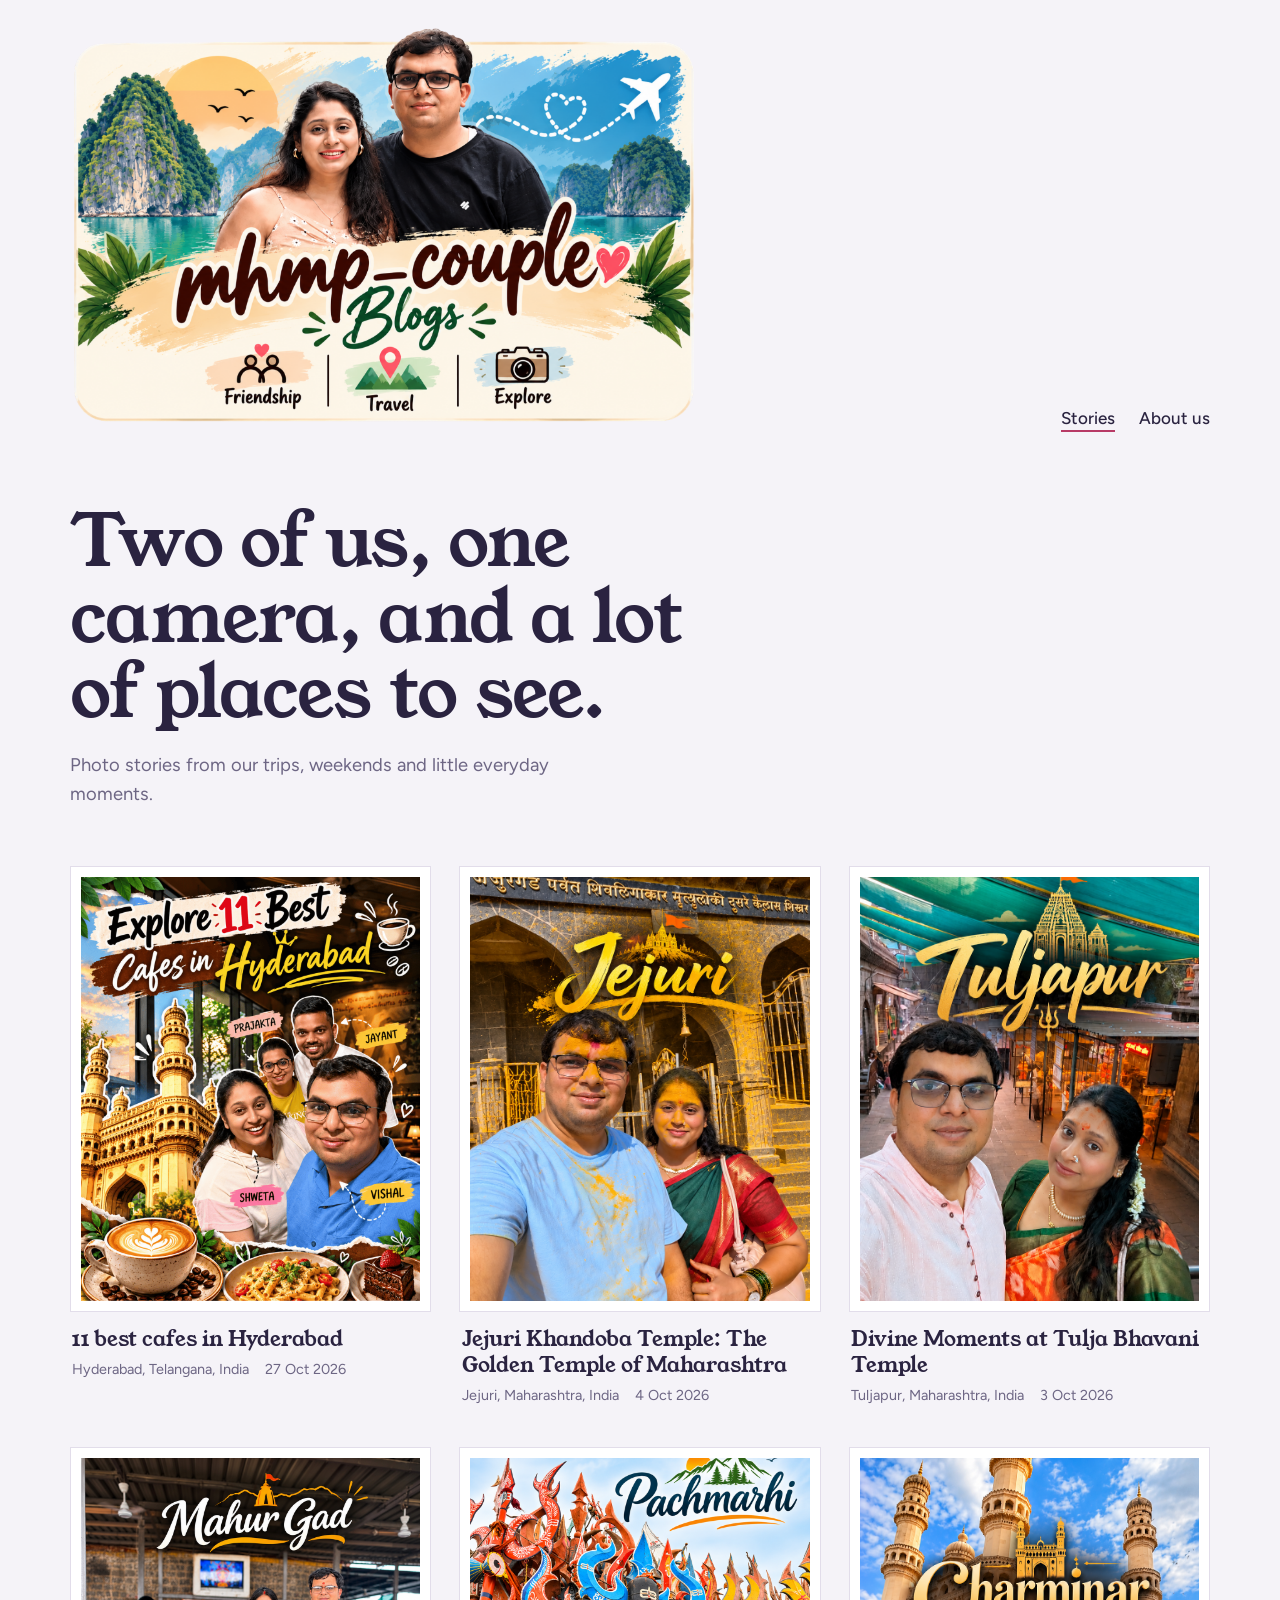
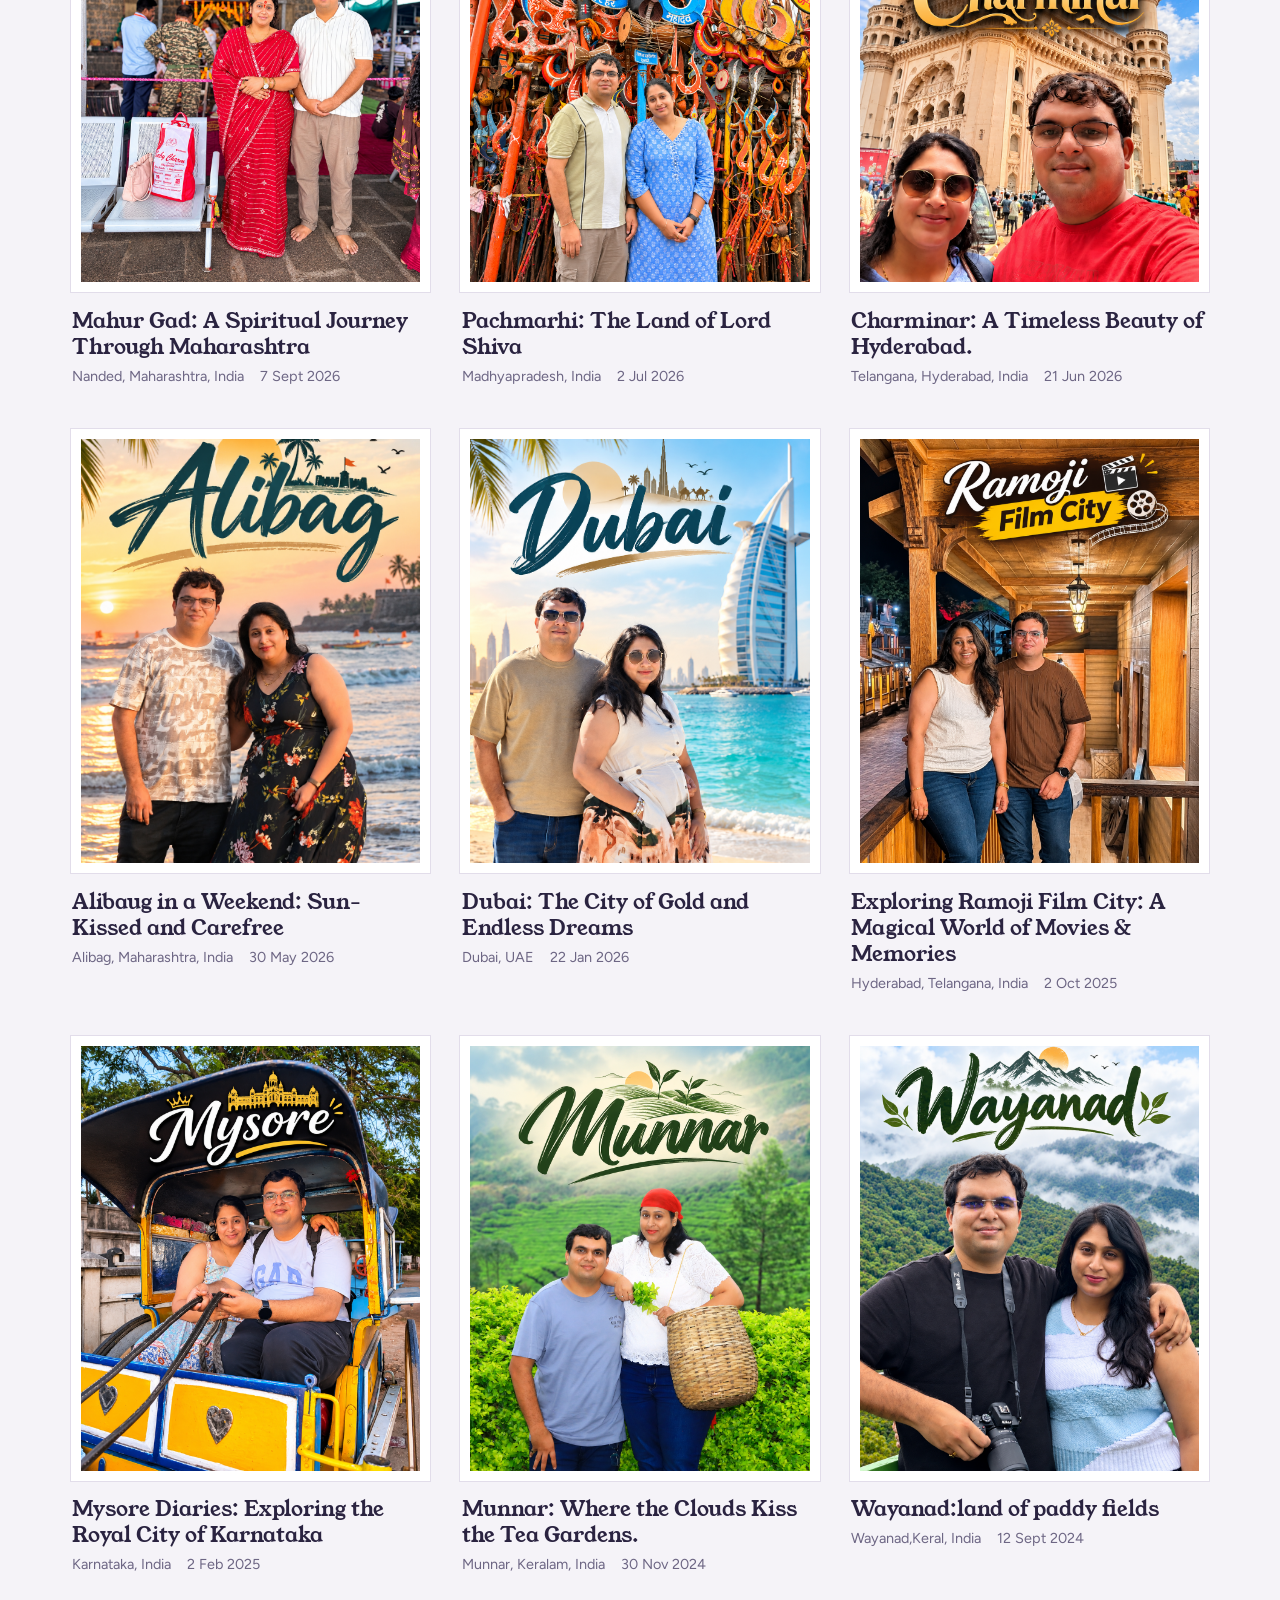
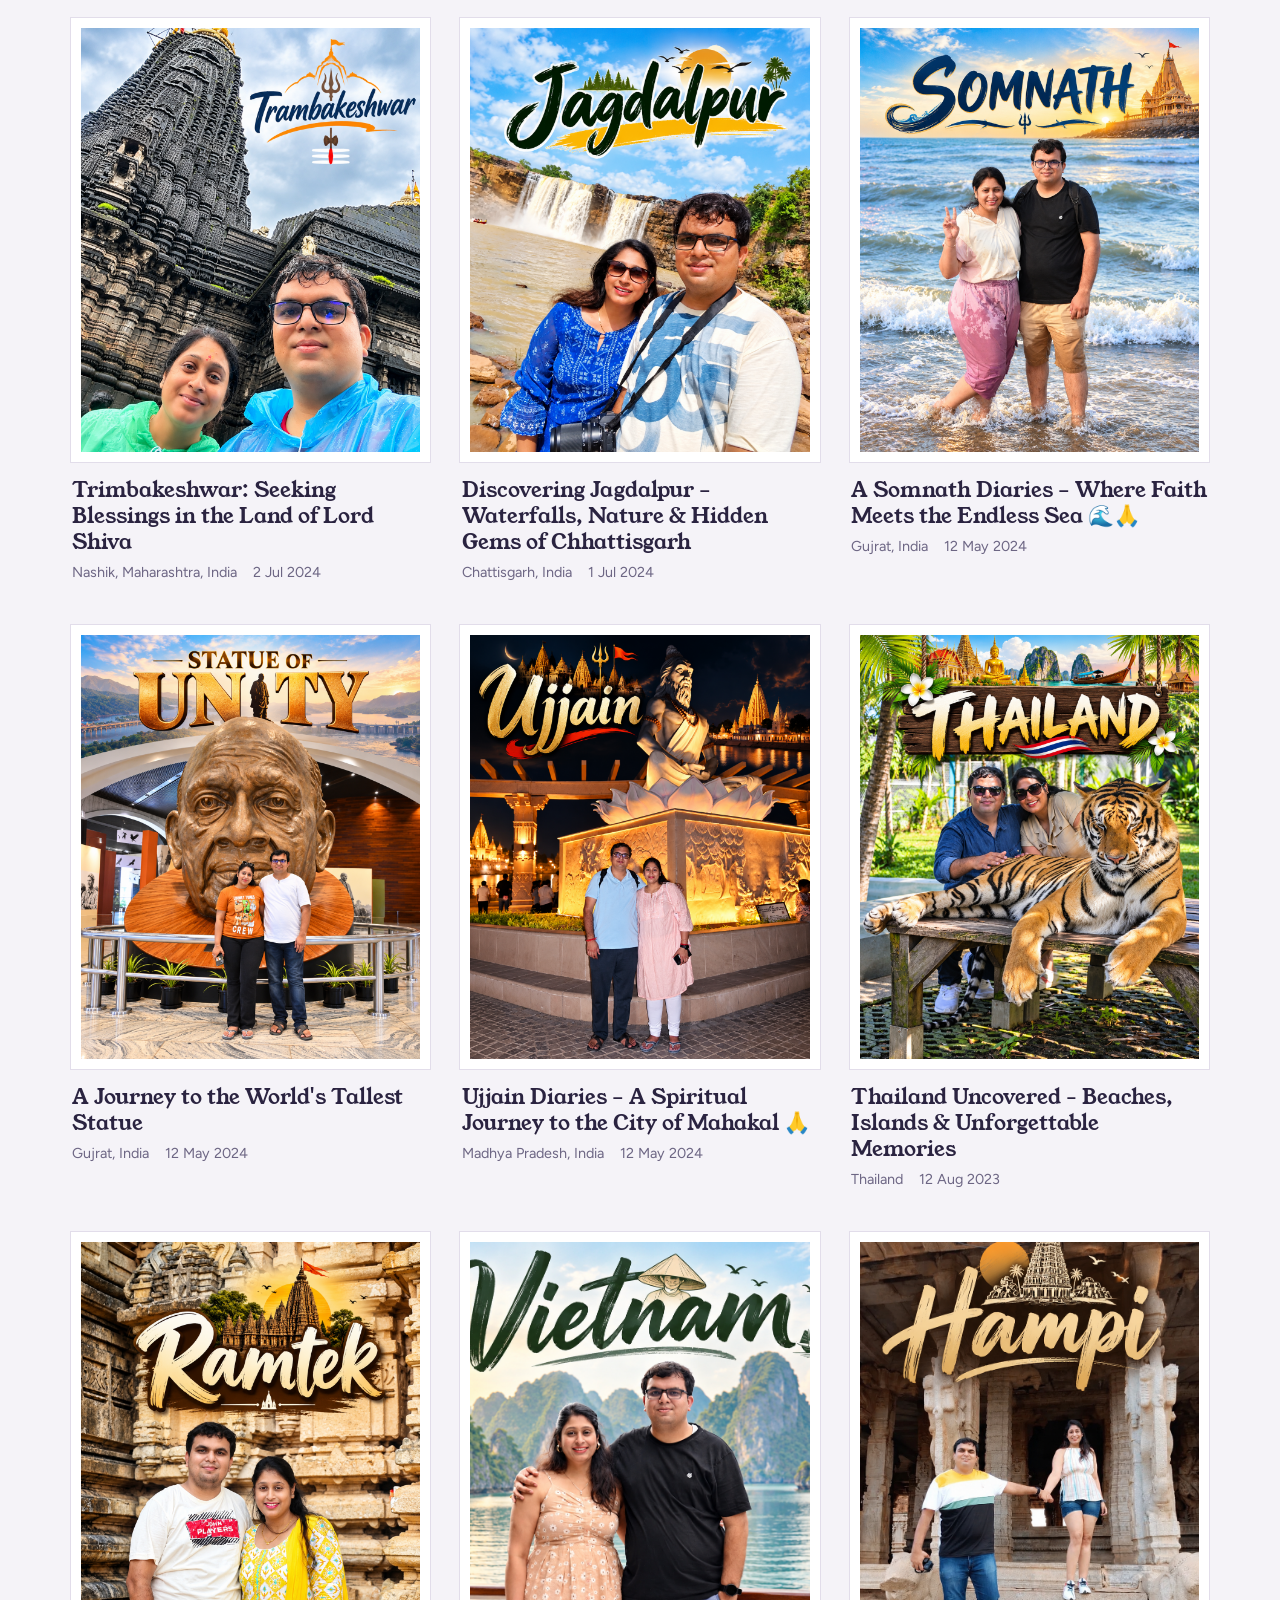
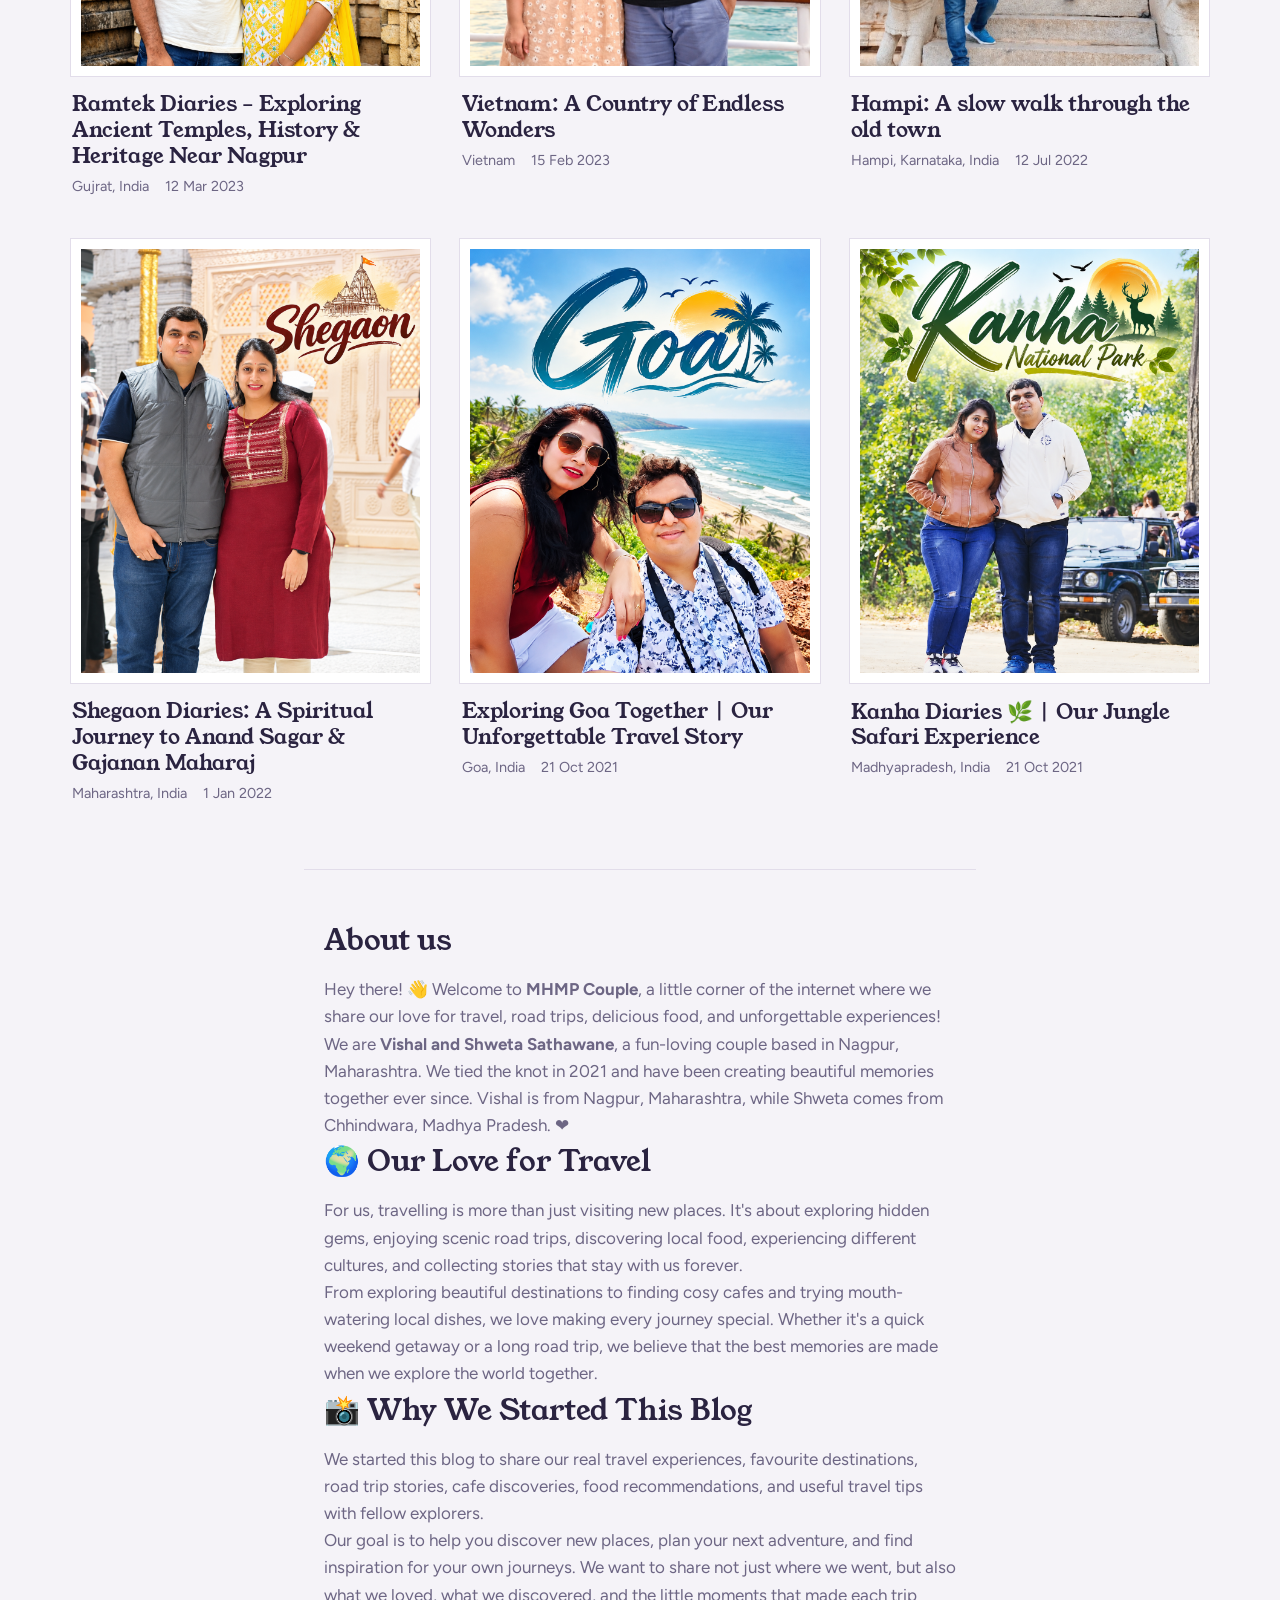
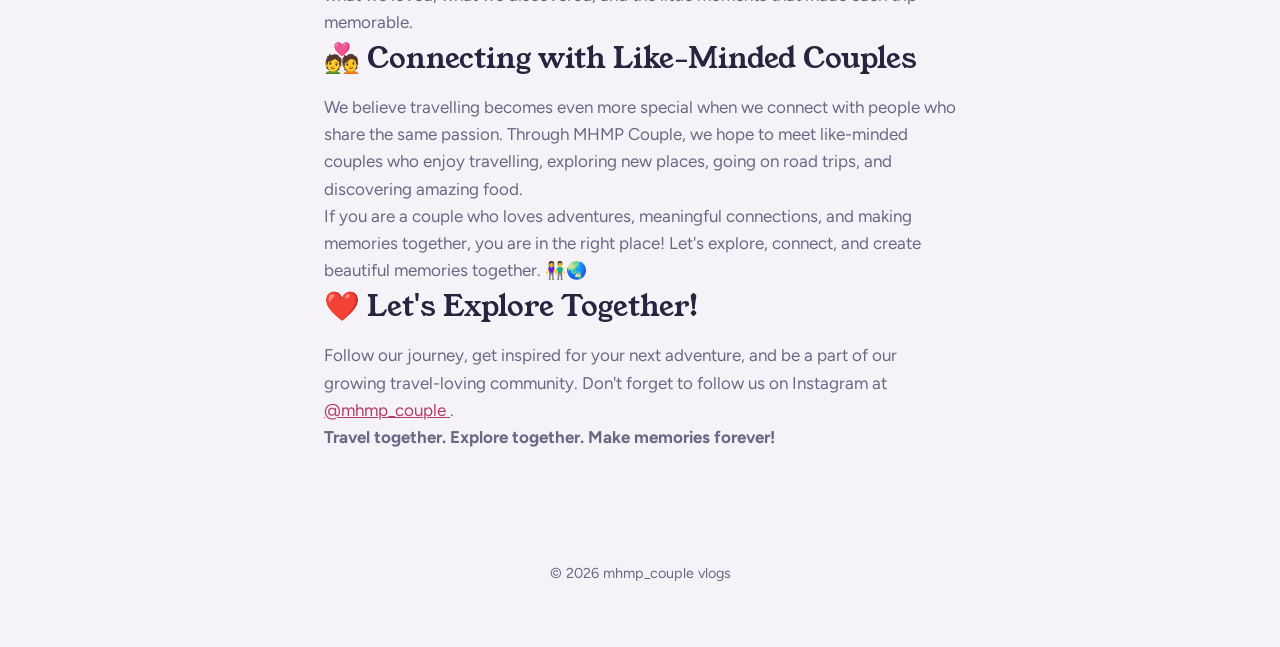
<file: index.html>
<!DOCTYPE html>
<html lang="en">
<head>
  <meta charset="UTF-8">
  <meta name="viewport" content="width=device-width, initial-scale=1">
  <title>mhmp_couple vlogs</title>
  <meta name="description" content="Photo stories from our travels and everyday life together.">
  <link rel="preconnect" href="https://fonts.googleapis.com">
  <link rel="preconnect" href="https://fonts.gstatic.com" crossorigin>
  <link href="https://fonts.googleapis.com/css2?family=Young+Serif&family=Figtree:wght@400;500;600&display=swap" rel="stylesheet">
  <link rel="stylesheet" href="css/style.css">
</head>
<body>

  <header class="site-header">
    <a class="logo" href="index.html">
  <img src="images/logo.png" alt="mhmp_couple vlogs">
</a>
    <nav>
      <a href="index.html" aria-current="page">Stories</a>
      <a href="#about">About us</a>
    </nav>
  </header>

  <main>
    <section class="hero">
      <h1>Two of us, one camera, and a lot of places to see.</h1>
      <p>Photo stories from our trips, weekends and little everyday moments.</p>
    </section>

    <section class="grid-section" aria-label="All stories">
      <div class="photo-grid" id="photo-grid"></div>
    </section>

    <section class="about" id="about">
      <h2>About us</h2>
      <p>
        Hey there! 👋 Welcome to <strong>MHMP Couple</strong>,
        a little corner of the internet where we share our love for
        travel, road trips, delicious food, and unforgettable experiences!
    </p>

    <p>
        We are <strong>Vishal and Shweta Sathawane</strong>, a fun-loving
        couple based in Nagpur, Maharashtra. We tied the knot in 2021
        and have been creating beautiful memories together ever since.
        Vishal is from Nagpur, Maharashtra, while Shweta comes from
        Chhindwara, Madhya Pradesh. ❤️
    </p>

    <h2>🌍 Our Love for Travel</h2>

    <p>
        For us, travelling is more than just visiting new places.
        It's about exploring hidden gems, enjoying scenic road trips,
        discovering local food, experiencing different cultures, and
        collecting stories that stay with us forever.
    </p>

    <p>
        From exploring beautiful destinations to finding cosy cafes
        and trying mouth-watering local dishes, we love making every
        journey special. Whether it's a quick weekend getaway or a
        long road trip, we believe that the best memories are made
        when we explore the world together.
    </p>

    <h2>📸 Why We Started This Blog</h2>

    <p>
        We started this blog to share our real travel experiences,
        favourite destinations, road trip stories, cafe discoveries,
        food recommendations, and useful travel tips with fellow
        explorers.
    </p>

    <p>
        Our goal is to help you discover new places, plan your next
        adventure, and find inspiration for your own journeys.
        We want to share not just where we went, but also what we
        loved, what we discovered, and the little moments that made
        each trip memorable.
    </p>

    <h2>💑 Connecting with Like-Minded Couples</h2>

    <p>
        We believe travelling becomes even more special when we
        connect with people who share the same passion. Through
        MHMP Couple, we hope to meet like-minded couples who enjoy
        travelling, exploring new places, going on road trips, and
        discovering amazing food.
    </p>

    <p>
        If you are a couple who loves adventures, meaningful
        connections, and making memories together, you are in
        the right place! Let's explore, connect, and create
        beautiful memories together. 👫🌏
    </p>

    <h2>❤️ Let's Explore Together!</h2>

    <p>
        Follow our journey, get inspired for your next adventure,
        and be a part of our growing travel-loving community.
        Don't forget to follow us on Instagram at
        <a href="https://www.instagram.com/mhmp_couple/"
           target="_blank" rel="noopener noreferrer">
            @mhmp_couple
        </a>.
    </p>

    <p>
        <strong>Travel together. Explore together. Make memories forever!</strong>
    </p>
    </section>
  </main>

  <footer class="site-footer">
    <p>© <span id="year"></span> mhmp_couple vlogs</p>
  </footer>

  <script src="js/posts.js"></script>
  <script src="js/common.js"></script>
  <script>
    const grid = document.getElementById("photo-grid");
    grid.innerHTML = sortedPosts().map(post => `
      <a class="photo-card" href="post.html?id=${encodeURIComponent(post.id)}">
        <div class="photo-frame">
          <img src="${post.cover}" alt="${post.title}" loading="lazy">
        </div>
        <div class="photo-info">
          <h2>${post.title}</h2>
          <p class="meta">
            ${post.location ? `<span>${post.location}</span>` : ""}
            <time datetime="${post.date}">${formatDate(post.date)}</time>
          </p>
        </div>
      </a>
    `).join("");
  </script>
</body>
</html>
</file>
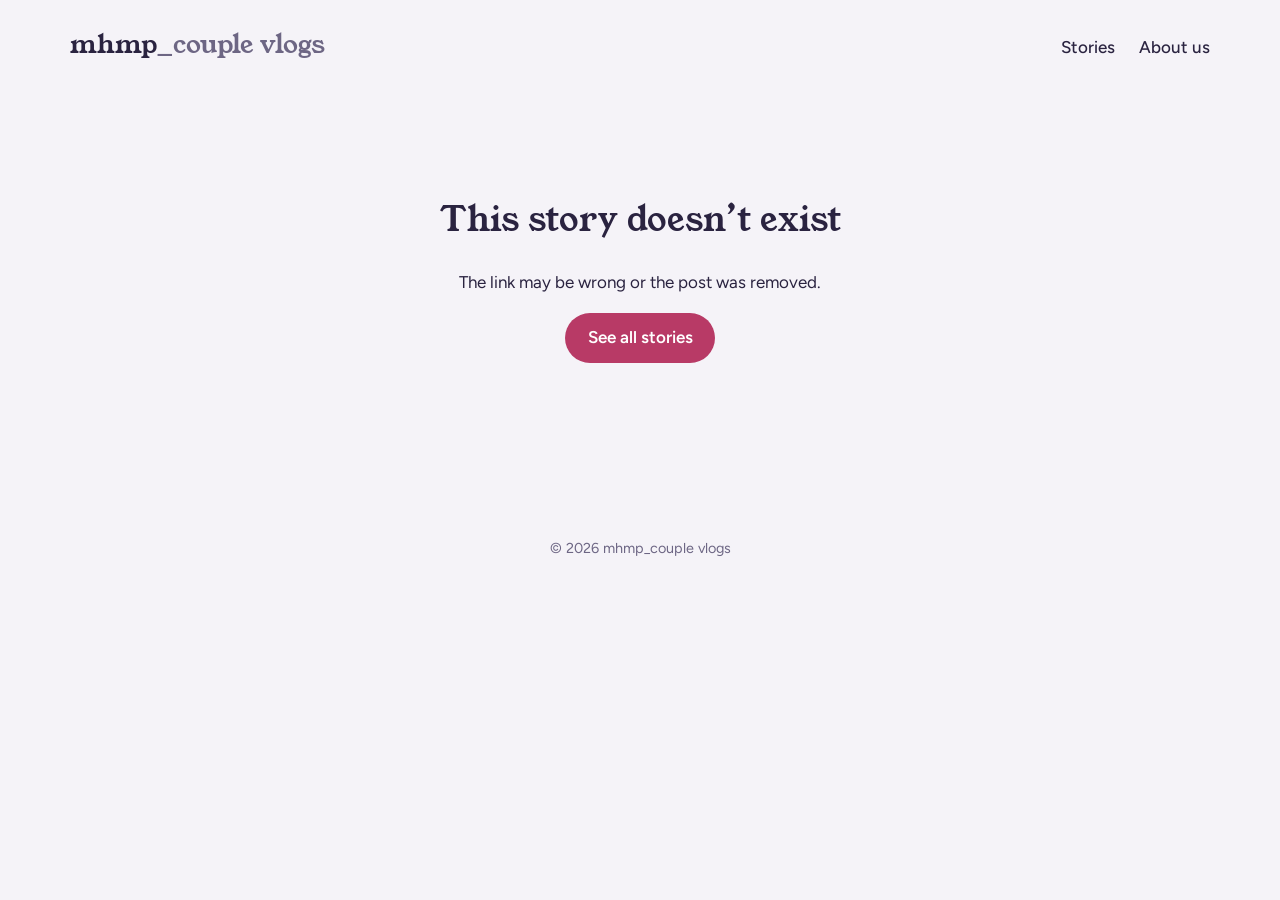
<file: post.html>
<!DOCTYPE html>
<html lang="en">
<head>
  <meta charset="UTF-8">
  <meta name="viewport" content="width=device-width, initial-scale=1">
  <title>Story – mhmp_couple vlogs</title>
  <link rel="preconnect" href="https://fonts.googleapis.com">
  <link rel="preconnect" href="https://fonts.gstatic.com" crossorigin>
  <link href="https://fonts.googleapis.com/css2?family=Young+Serif&family=Figtree:wght@400;500;600&display=swap" rel="stylesheet">
  <link rel="stylesheet" href="css/style.css">
</head>
<body>

  <header class="site-header">
    <a class="logo" href="index.html">mhmp<span>_couple vlogs</span></a>
    <nav>
      <a href="index.html">Stories</a>
      <a href="index.html#about">About us</a>
    </nav>
  </header>

  <main class="post" id="post">
    <!-- Filled in by the script below -->
  </main>

  <!-- Full-screen photo viewer -->
  <div class="lightbox" id="lightbox" hidden>
    <button class="lb-close" id="lb-close" aria-label="Close">✕</button>
    <button class="lb-nav lb-prev" id="lb-prev" aria-label="Previous photo">‹</button>
    <img id="lb-img" alt="">
    <button class="lb-nav lb-next" id="lb-next" aria-label="Next photo">›</button>
  </div>

  <footer class="site-footer">
    <p>© <span id="year"></span> mhmp_couple vlogs</p>
  </footer>

  <script src="js/posts.js"></script>
  <script src="js/common.js"></script>
  <script src="js/post.js"></script>
</body>
</html>
</file>
<file: css/style.css>
/* ============================================================
   mhmp_couple vlogs – styles
   Change the colours below to restyle the whole site.
   ============================================================ */
:root {
  --bg: #F5F3F8;        /* page background */
  --surface: #FFFFFF;   /* photo print border, cards */
  --ink: #2A2340;       /* main text */
  --muted: #6D6684;     /* dates, small text */
  --accent: #B83A66;    /* links, highlights */
  --line: #E2DDEA;      /* borders */

  --serif: "Young Serif", Georgia, "Times New Roman", serif;
  --sans: "Figtree", system-ui, -apple-system, "Segoe UI", sans-serif;
  --max: 1180px;
  color-scheme: light;
}
.logo img {
  height: 400px;
  width: auto;
}
@media (max-width: 560px) {
  .logo img { height: 400px; }
}
@media (prefers-color-scheme: dark) {
  :root {
    --bg: #1A1726;
    --surface: #262138;
    --ink: #EDE9F5;
    --muted: #A49DB8;
    --accent: #F07FA6;
    --line: #3A3350;
    color-scheme: dark;
  }
}

*, *::before, *::after { box-sizing: border-box; }

body {
  margin: 0;
  background: var(--bg);
  color: var(--ink);
  font-family: var(--sans);
  font-size: 1.0625rem;
  line-height: 1.6;
  -webkit-font-smoothing: antialiased;
}

img { max-width: 100%; display: block; }
a { color: var(--accent); }
:focus-visible { outline: 3px solid var(--accent); outline-offset: 3px; }

/* ---------- Header ---------- */
.site-header {
  max-width: var(--max);
  margin: 0 auto;
  padding: 1.5rem 1.25rem;
  display: flex;
  justify-content: space-between;
  align-items: baseline;
  gap: 1rem;
  flex-wrap: wrap;
}
.logo {
  font-family: var(--serif);
  font-size: 1.6rem;
  color: var(--ink);
  text-decoration: none;
}
.logo span { color: var(--muted); }
.site-header nav { display: flex; gap: 1.5rem; }
.site-header nav a {
  color: var(--ink);
  text-decoration: none;
  font-weight: 500;
}
.site-header nav a:hover,
.site-header nav a[aria-current="page"] {
  text-decoration: underline;
  text-decoration-color: var(--accent);
  text-underline-offset: 6px;
  text-decoration-thickness: 2px;
}

/* ---------- Hero ---------- */
.hero {
  max-width: var(--max);
  margin: 0 auto;
  padding: 3rem 1.25rem 3.5rem;
}
.hero h1 {
  font-family: var(--serif);
  font-weight: 400;
  font-size: clamp(2.25rem, 6vw, 4.5rem);
  line-height: 1.05;
  letter-spacing: -0.01em;
  max-width: 16ch;
  margin: 0 0 1.25rem;
}
.hero p {
  color: var(--muted);
  font-size: 1.15rem;
  max-width: 45ch;
  margin: 0;
}

/* ---------- Photo grid: 3 per row ---------- */
.grid-section {
  max-width: var(--max);
  margin: 0 auto;
  padding: 0 1.25rem 4rem;
}
.photo-grid {
  display: grid;
  grid-template-columns: repeat(3, 1fr);
  gap: 2.5rem 1.75rem;
}
.photo-card {
  color: inherit;
  text-decoration: none;
  display: block;
}
/* Each photo sits in a white "print" border */
.photo-frame {
  background: var(--surface);
  padding: 10px 10px 10px;
  border: 1px solid var(--line);
  overflow: hidden;
}
.photo-frame img {
  width: 100%;
  aspect-ratio: 4 / 5;
  object-fit: cover;
  transition: transform .5s ease;
}
.photo-card:hover .photo-frame img { transform: scale(1.04); }
.photo-info { padding: .9rem .15rem 0; }
.photo-info h2 {
  font-family: var(--serif);
  font-weight: 400;
  font-size: 1.3rem;
  line-height: 1.25;
  margin: 0 0 .35rem;
}
.photo-card:hover h2 { color: var(--accent); }
.meta {
  margin: 0;
  color: var(--muted);
  font-size: .9rem;
  display: flex;
  flex-wrap: wrap;
  gap: .25rem 1rem;
}

/* ---------- About ---------- */
.about {
  max-width: 42rem;
  margin: 0 auto;
  padding: 3rem 1.25rem 4rem;
  border-top: 1px solid var(--line);
}
.about h2 { font-family: var(--serif); font-weight: 400; font-size: 1.8rem; margin: 0 0 .75rem; }
.about p { color: var(--muted); margin: 0; }

/* ---------- Footer ---------- */
.site-footer {
  text-align: center;
  color: var(--muted);
  font-size: .9rem;
  padding: 2rem 1.25rem 3rem;
}

/* ============================================================
   POST PAGE
   ============================================================ */
.post {
  max-width: 1200px;
  margin: 0 auto;
  padding: 1rem 1.25rem 4rem;
}
.back-link {
  display: inline-block;
  color: var(--muted);
  text-decoration: none;
  font-weight: 500;
  margin-bottom: 2rem;
}
.back-link:hover { color: var(--accent); }

.post-header { margin-bottom: 2rem; }
.post-header h1 {
  font-family: var(--serif);
  font-weight: 400;
  font-size: clamp(2rem, 5vw, 3.5rem);
  line-height: 1.1;
  margin: 0 0 .5rem;
  max-width: 22ch;
}
.post-location { color: var(--muted); margin: 0 0 1.25rem; font-size: 1.05rem; }

/* Posted / Updated dates */
.post-dates {
  display: flex;
  gap: 2.5rem;
  margin: 0;
  padding-top: 1rem;
  border-top: 1px solid var(--line);
}
.post-dates dt { font-size: .85rem; color: var(--muted); }
.post-dates dd { margin: 0; font-weight: 600; }

/* ---------- Gallery ---------- */
.gallery { margin-bottom: 3rem; }
.gallery-main {
  position: relative;
  display: block;
  width: 100%;
  padding: 12px;
  background: var(--surface);
  border: 1px solid var(--line);
  cursor: zoom-in;
}
.gallery-main img {
  width: 100%;
  height: min(75vh, 720px);
  object-fit: contain;
  background: var(--bg);
}
.gallery-count {
  position: absolute;
  right: 24px;
  bottom: 24px;
  background: rgba(20, 16, 32, .7);
  color: #fff;
  font-size: .85rem;
  padding: .2rem .65rem;
  border-radius: 999px;
}
.gallery-thumbs {
  display: flex;
  gap: .6rem;
  margin-top: .75rem;
  overflow-x: auto;
  padding-bottom: .25rem;
}
.thumb {
  flex: 0 0 auto;
  width: 96px;
  padding: 0;
  border: 2px solid transparent;
  background: none;
  cursor: pointer;
  opacity: .6;
  transition: opacity .2s;
}
.thumb img { width: 100%; aspect-ratio: 1; object-fit: cover; }
.thumb:hover { opacity: 1; }
.thumb.active { opacity: 1; border-color: var(--accent); }

/* ---------- Story text ---------- */
.post-content {
  max-width: 60rem;
  margin: 0 auto;
  font-size: 1.125rem;
  line-height: 1.75;
}
.post-content h2 {
  font-family: var(--serif);
  font-weight: 400;
  font-size: 1.6rem;
  margin: 2.25rem 0 .5rem;
}
.post-content p { margin: 0 0 1.25rem; }
.updated-note {
  color: var(--muted);
  font-size: .95rem;
  font-style: italic;
  border-left: 3px solid var(--accent);
  padding-left: .9rem;
  margin-top: 2rem !important;
}

/* ---------- Previous / next ---------- */
.post-nav {
  max-width: 60rem;
  margin: 3.5rem auto 0;
  padding-top: 1.5rem;
  border-top: 1px solid var(--line);
  display: flex;
  justify-content: space-between;
  gap: 1.5rem;
}
.post-nav a {
  color: var(--ink);
  text-decoration: none;
  font-family: var(--serif);
  font-size: 1.1rem;
  max-width: 48%;
}
.post-nav a:hover { color: var(--accent); }
.post-nav small {
  display: block;
  font-family: var(--sans);
  font-size: .85rem;
  color: var(--muted);
}
.post-nav .newer { text-align: right; margin-left: auto; }

/* ---------- Lightbox ---------- */
.lightbox {
  position: fixed;
  inset: 0;
  background: rgba(14, 11, 22, .94);
  display: flex;
  align-items: center;
  justify-content: center;
  z-index: 100;
  padding: 3rem 4rem;
}
.lightbox[hidden] { display: none; }
.lightbox img { max-height: 100%; max-width: 100%; object-fit: contain; }
.lightbox button {
  position: absolute;
  background: none;
  border: 0;
  color: #fff;
  font-size: 2.5rem;
  line-height: 1;
  cursor: pointer;
  padding: .5rem 1rem;
}
.lb-close { top: .75rem; right: .75rem; font-size: 1.75rem !important; }
.lb-prev { left: .5rem; }
.lb-next { right: .5rem; }

/* ---------- Not found ---------- */
.not-found { text-align: center; padding: 4rem 0; }
.not-found h1 { font-family: var(--serif); font-weight: 400; }
.button {
  display: inline-block;
  background: var(--accent);
  color: #fff;
  text-decoration: none;
  padding: .7rem 1.4rem;
  border-radius: 999px;
  font-weight: 600;
}

/* ---------- Responsive ---------- */
@media (max-width: 900px) {
  .photo-grid { grid-template-columns: repeat(2, 1fr); }
}
@media (max-width: 560px) {
  .photo-grid { grid-template-columns: 1fr; }
  .post-dates { gap: 1.5rem; }
  .lightbox { padding: 3rem .5rem; }
  .thumb { width: 72px; }
}
@media (prefers-reduced-motion: reduce) {
  * { transition: none !important; }
}
<style>
.place-guide {
  font-family: Arial, sans-serif;
  color: #333;
  line-height: 1.8;
  max-width: 100%;
}
.place-guide h2 {
  color: #11e28e;
  margin-top: 35px;
  border-bottom: 2px solid #e5eee8;
  padding-bottom: 8px;
}
.place-guide h3 { color: #11e28e; }
.place-guide p { margin-bottom: 15px; }
.place-guide figure { margin: 22px 0; }
.place-guide img {
  width: 100%;
  height: auto;
  max-height: 480px;
  object-fit: cover;
  border-radius: 12px;
  display: block;
}
.place-guide figcaption {
  font-size: 13px;
  color: #777;
  text-align: center;
  margin-top: 7px;
}
.place-guide .travel-info {
  background: #020202;
  padding: 16px 20px;
  border-radius: 10px;
  margin: 18px 0;
}
.place-guide .budget-table {
  width: 100%;
  border-collapse: collapse;
  margin: 18px 0;
}
.place-guide .budget-table th,
.place-guide .budget-table td {
  border: 1px solid #ddd;
  padding: 10px;
  text-align: left;
}
.place-guide .budget-table th {
  background: #eaf2ec;
  color: #245b45;
}
.place-guide .tip {
  background: #070707;
  padding: 15px;
  border-left: 4px solid #d7a746;
  margin: 20px 0;
  border-radius: 5px;
}
.place-guide a { color: #28764e; }
</style>
<style>
.mahur-guide {
  font-family: Arial, sans-serif;
  color: #333;
  line-height: 1.8;
  max-width: 100%;
}
.mahur-guide h2 {
  color: #11e28e;
  margin-top: 35px;
  border-bottom: 2px solid #e5eee8;
  padding-bottom: 8px;
}
.mahur-guide h3 { color: #11e28e;}
.mahur-guide p { margin-bottom: 15px; }
.mahur-guide figure { margin: 22px 0; }
.mahur-guide img {
  width: 100%;
  height: auto;
  max-height: 480px;
  object-fit: cover;
  border-radius: 12px;
  display: block;
}
.mahur-guide figcaption {
  font-size: 13px;
  color: #777;
  text-align: center;
  margin-top: 7px;
}
.mahur-guide .travel-info {
  background: #020202;
  padding: 16px 20px;
  border-radius: 10px;
  margin: 18px 0;
}
.mahur-guide .budget-table {
  width: 100%;
  border-collapse: collapse;
  margin: 18px 0;
}
.mahur-guide .budget-table th,
.mahur-guide .budget-table td {
  border: 1px solid #ddd;
  padding: 10px;
  text-align: left;
}
.mahur-guide .budget-table th {
  background: #eaf2ec;
  color: #245b45;
}
.mahur-guide .tip {
  background: #fff8e8;
  padding: 15px;
  border-left: 4px solid #d7a746;
  margin: 20px 0;
  border-radius: 5px;
}
.mahur-guide a { color: #28764e; }
</style>
</file>
